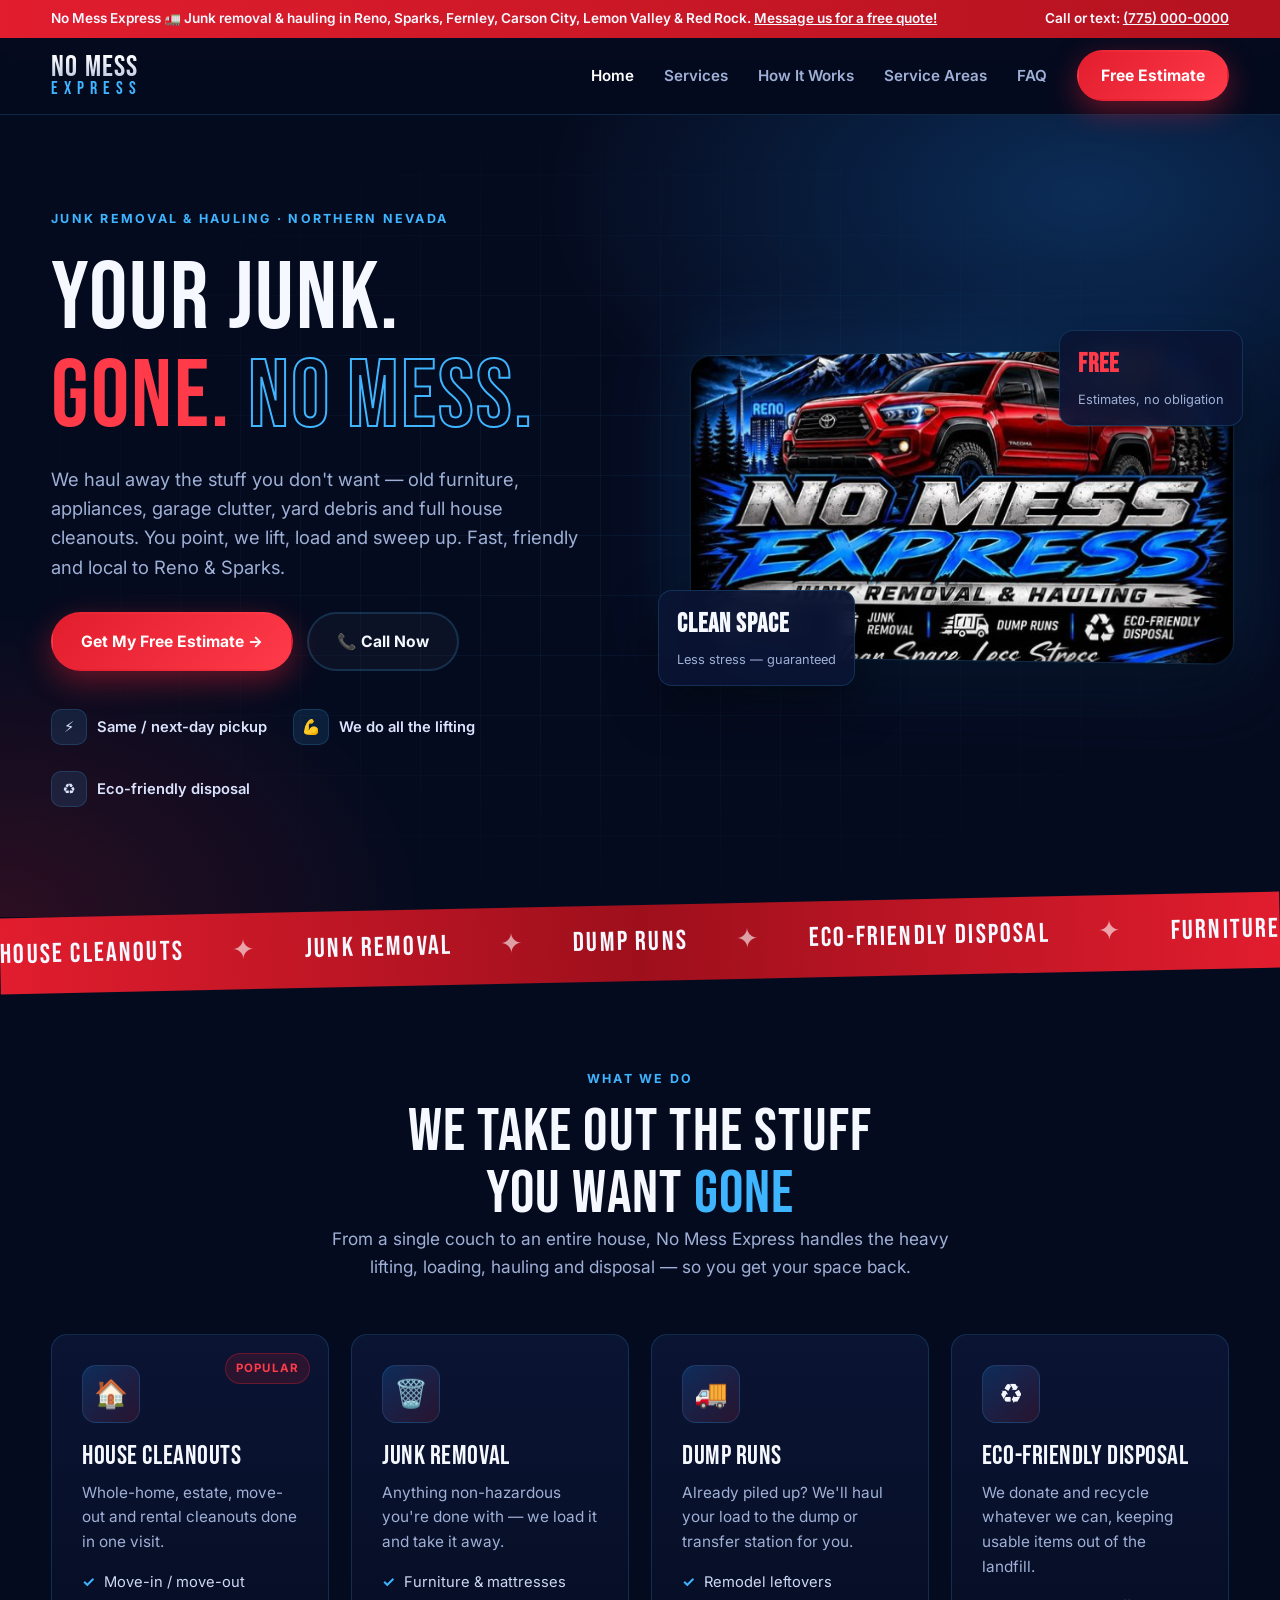
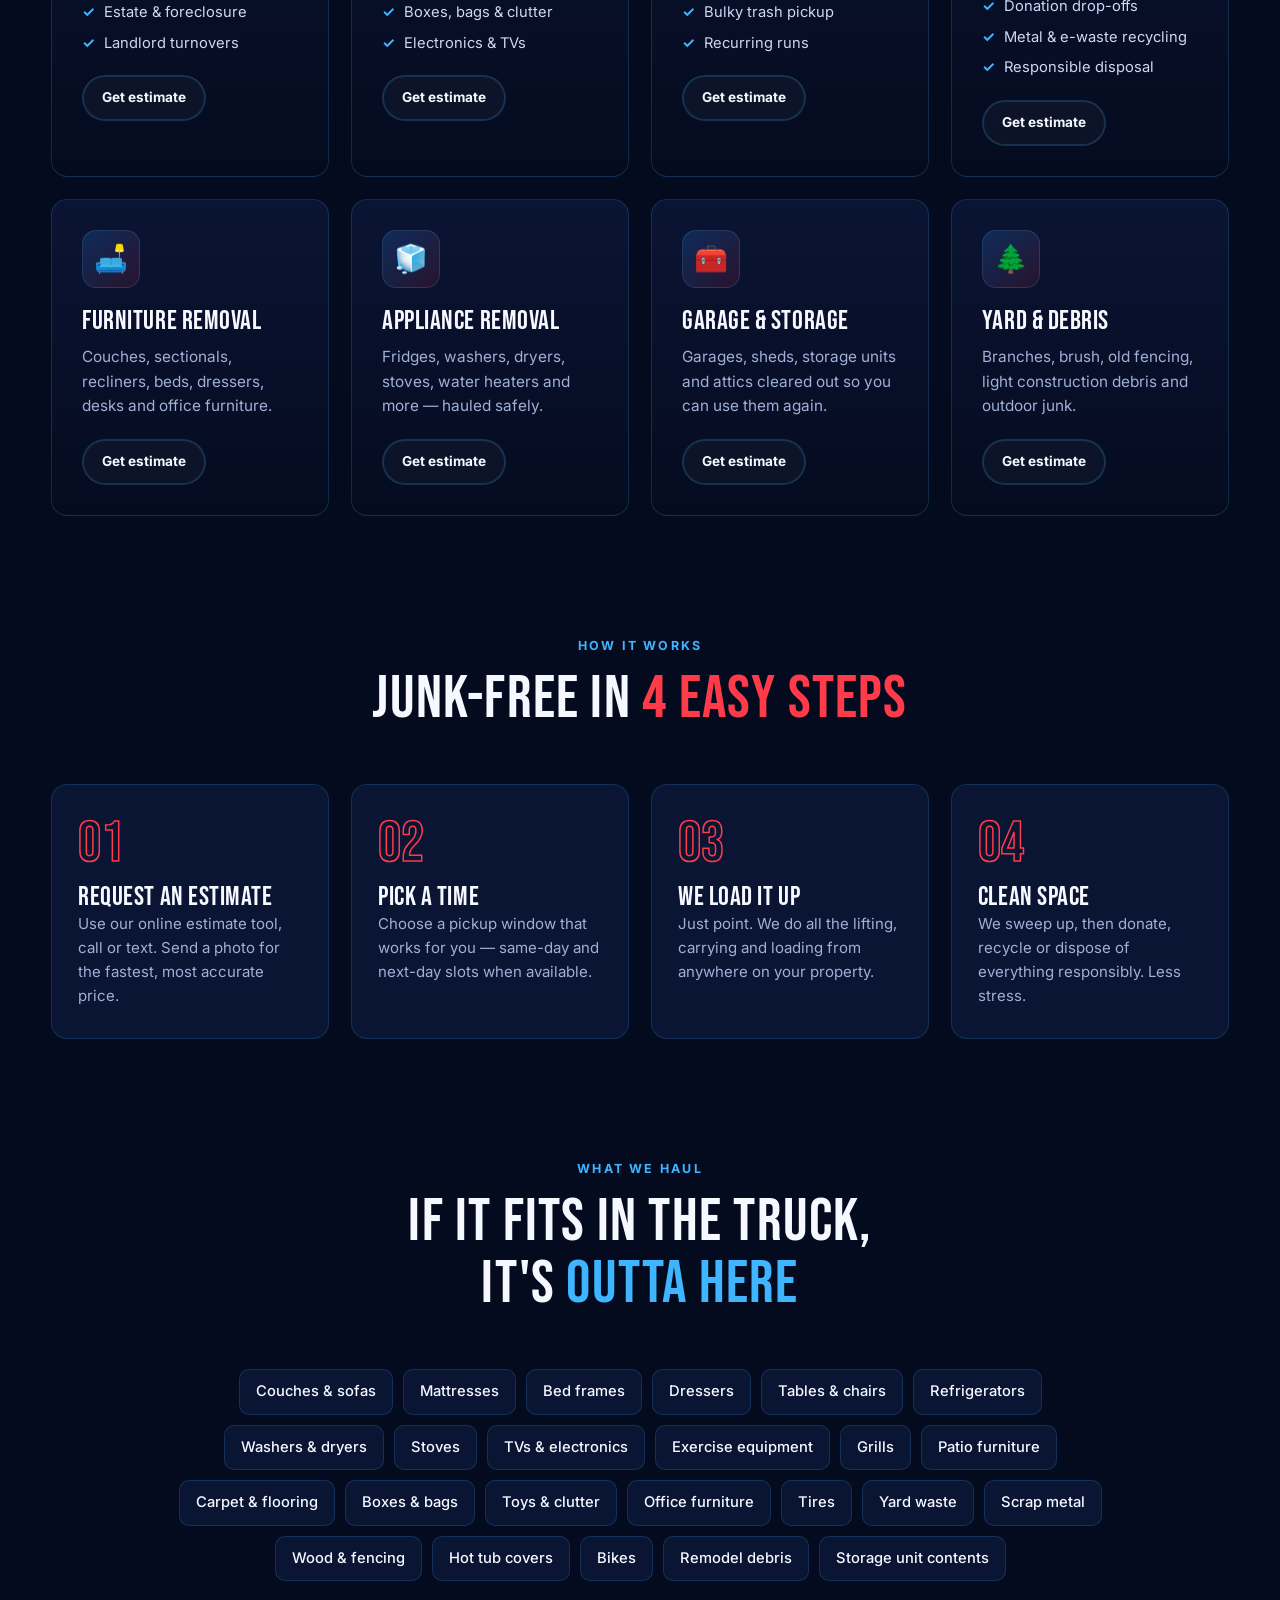
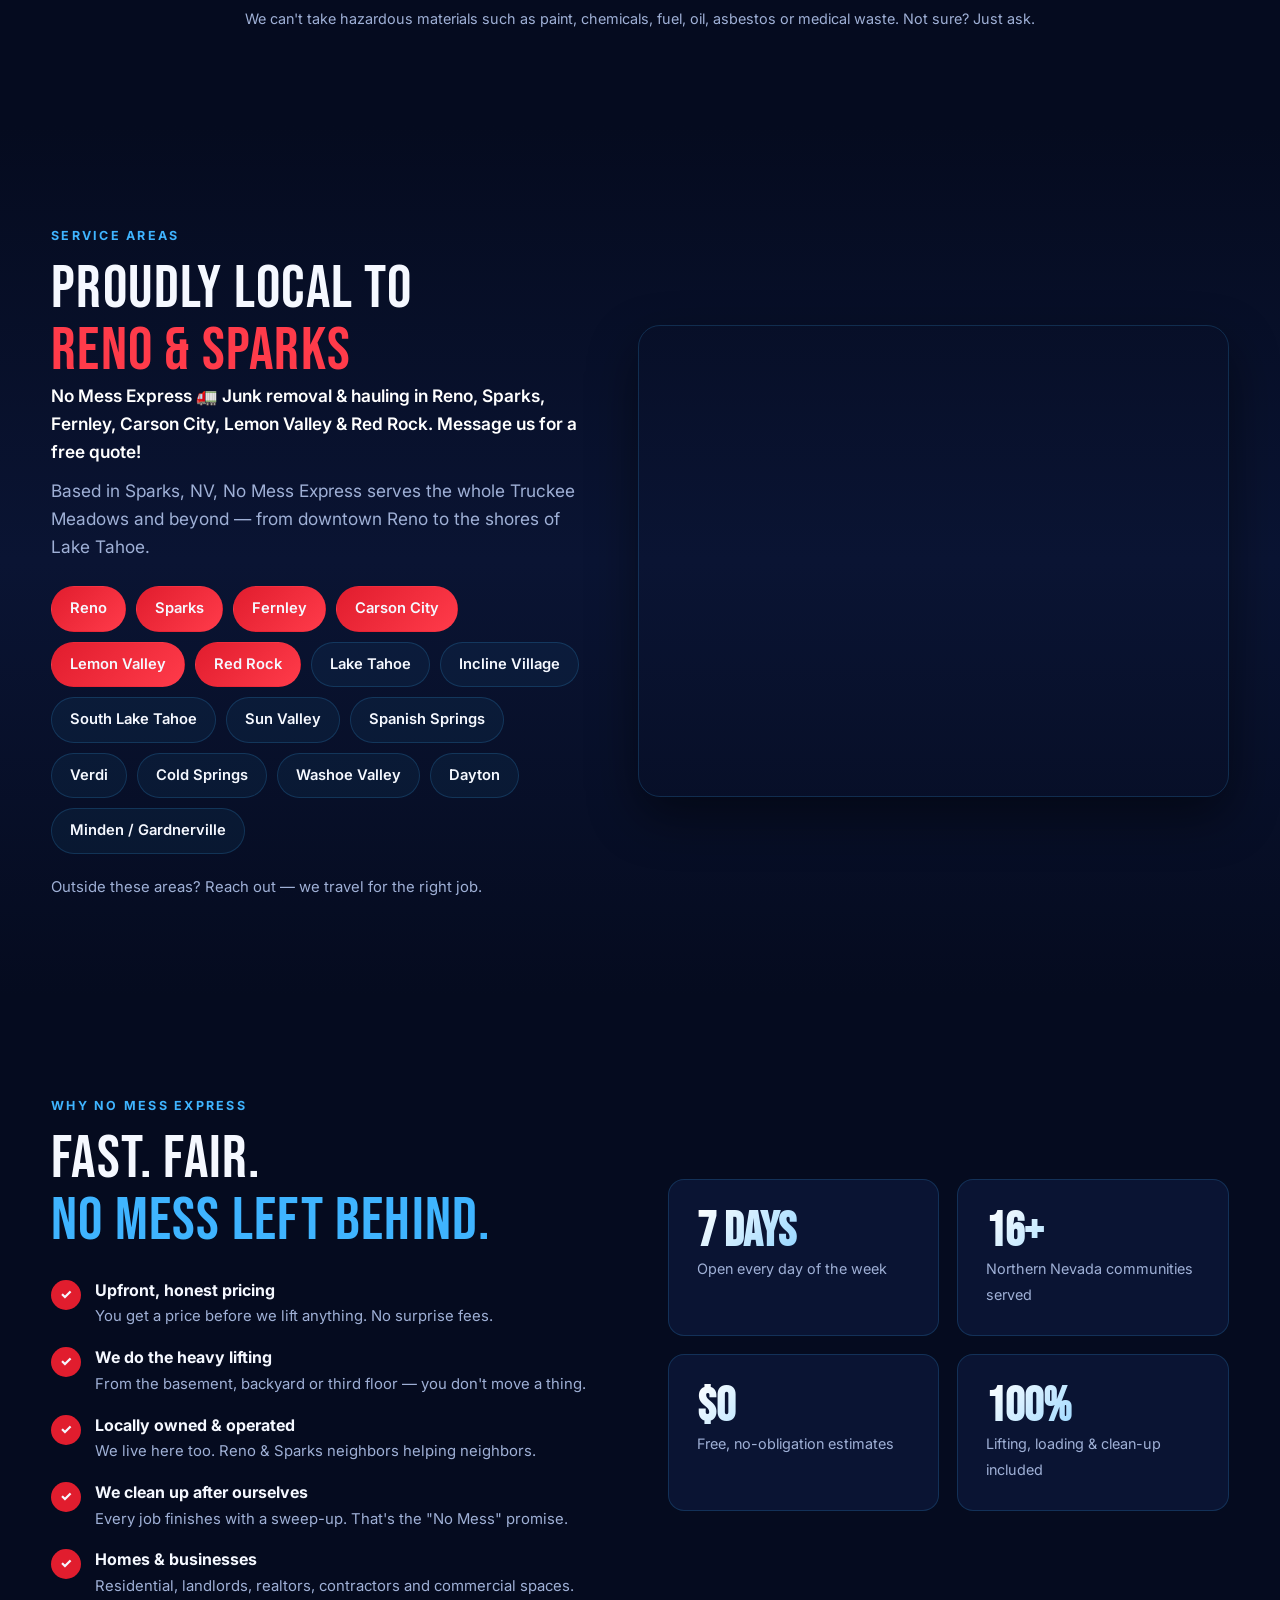
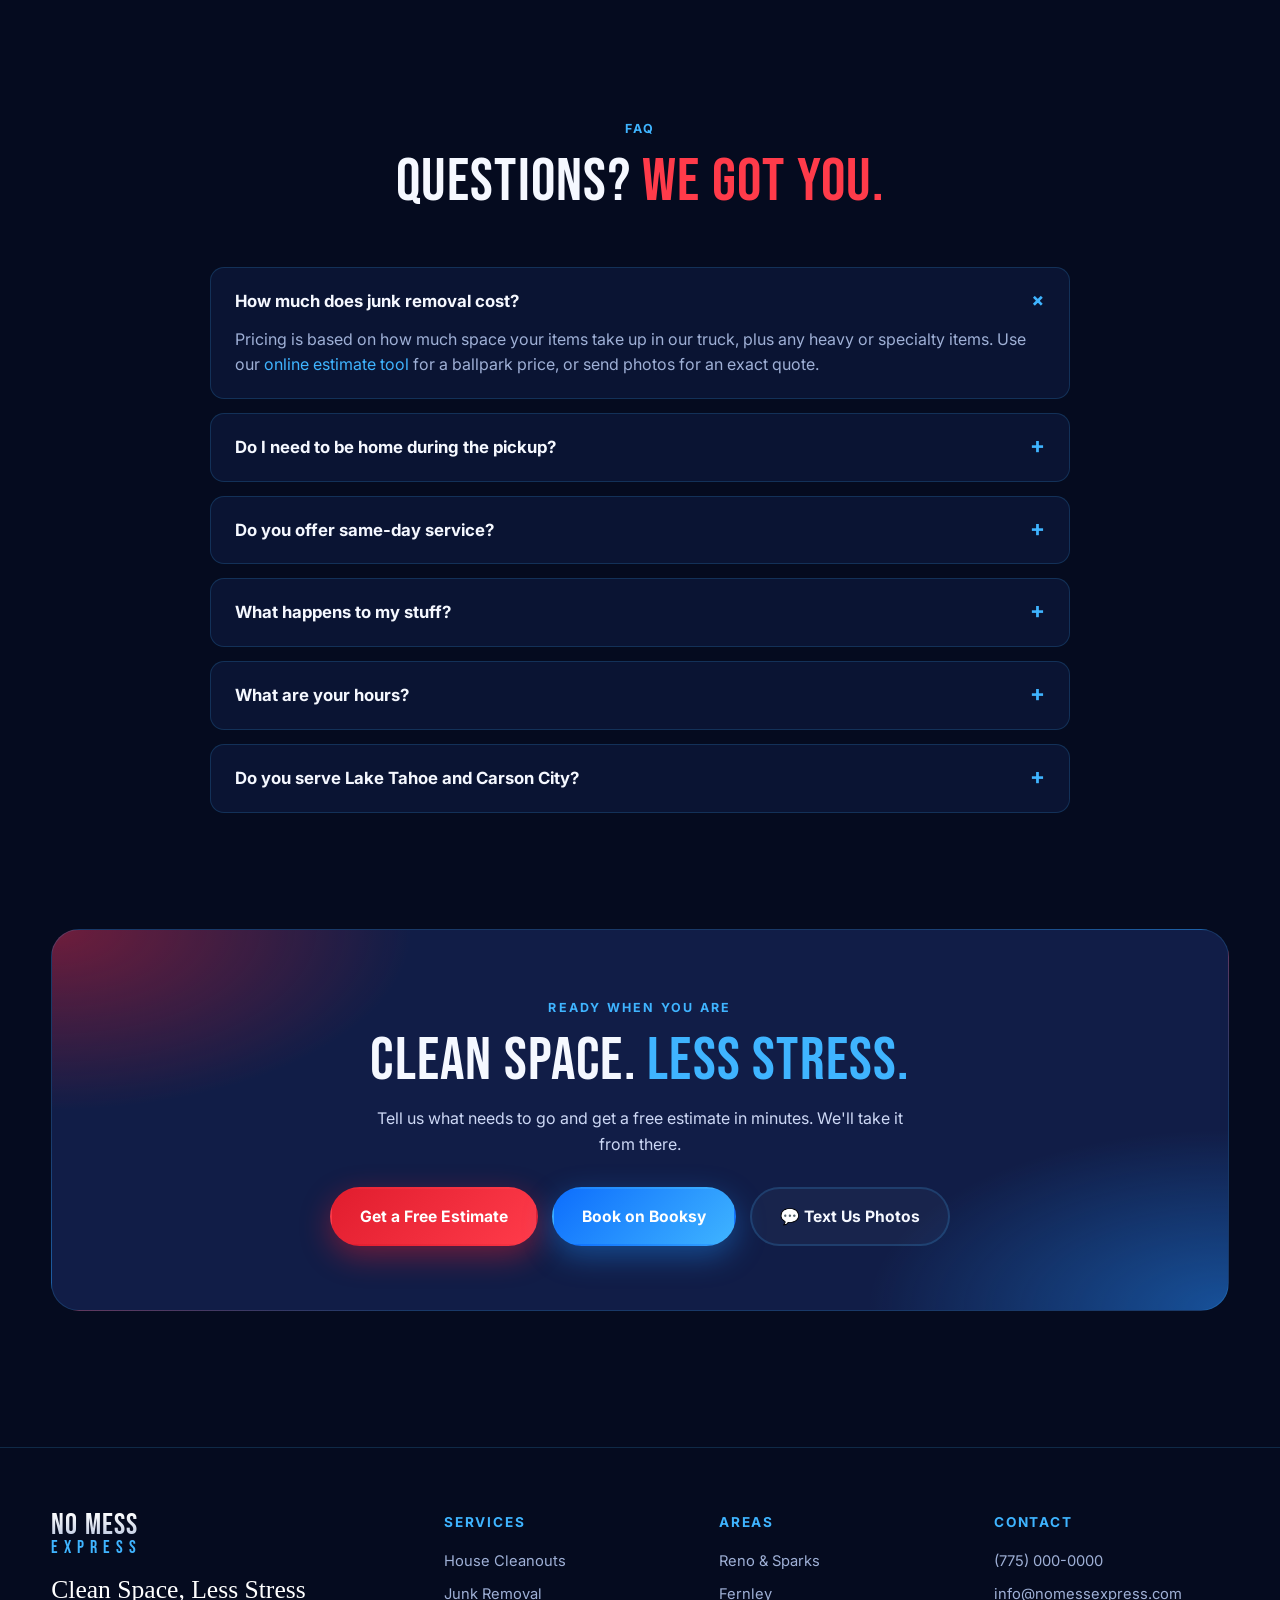
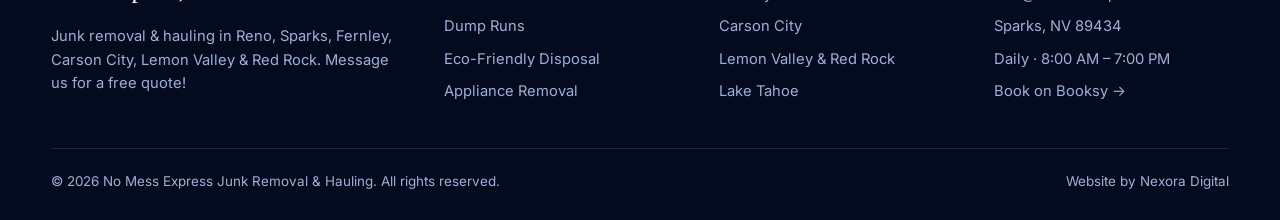
<file: index.html>
<!DOCTYPE html>
<html lang="en">
<head>
<meta charset="UTF-8">
<meta name="viewport" content="width=device-width, initial-scale=1.0">
<title>No Mess Express | Junk Removal & Hauling in Reno, Sparks, Carson City & Lake Tahoe</title>
<meta name="description" content="No Mess Express is a local junk removal and hauling company based in Sparks, NV. House cleanouts, furniture & appliance removal, dump runs and eco-friendly disposal in Reno, Sparks, Fernley, Carson City, Lemon Valley, Red Rock and Lake Tahoe. Message us for a free quote!">
<meta property="og:title" content="No Mess Express — Junk Removal & Hauling">
<meta property="og:description" content="Clean Space. Less Stress. Fast, affordable junk removal across Reno, Sparks, Carson City & Lake Tahoe.">
<meta property="og:image" content="assets/logo-banner.jpg">
<meta name="theme-color" content="#050b1f">
<link rel="icon" href="assets/favicon.svg" type="image/svg+xml">
<link rel="preconnect" href="https://fonts.googleapis.com">
<link rel="preconnect" href="https://fonts.gstatic.com" crossorigin>
<link href="https://fonts.googleapis.com/css2?family=Bebas+Neue&family=Inter:wght@400;500;600;700;800&display=swap" rel="stylesheet">
<link rel="stylesheet" href="styles.css">
<script type="application/ld+json">
{
  "@context":"https://schema.org",
  "@type":"LocalBusiness",
  "name":"No Mess Express Junk Removal & Hauling",
  "image":"assets/logo-banner.jpg",
  "slogan":"Clean Space. Less Stress.",
  "address":{"@type":"PostalAddress","addressLocality":"Sparks","addressRegion":"NV","postalCode":"89434","addressCountry":"US"},
  "areaServed":["Reno NV","Sparks NV","Carson City NV","Lake Tahoe","Sun Valley NV","Spanish Springs NV","Fernley NV","Lemon Valley NV","Red Rock NV","Dayton NV"],
  "openingHours":"Mo-Su 08:00-19:00",
  "priceRange":"$$"
}
</script>
</head>
<body>

<div class="topbar">
  <div class="container">
    <span>No Mess Express 🚛 Junk removal &amp; hauling in Reno, Sparks, Fernley, Carson City, Lemon Valley &amp; Red Rock. <a href="contact.html">Message us for a free quote!</a></span>
    <span>Call or text: <a data-phone="label" href="#">(775) 000-0000</a></span>
  </div>
</div>

<nav class="nav">
  <div class="container">
    <a href="index.html" class="brand" aria-label="No Mess Express home">
      <span class="brand-top">NO MESS</span>
      <span class="brand-bottom">EXPRESS</span>
    </a>
    <button class="burger" aria-label="Menu" aria-expanded="false">☰</button>
    <div class="nav-links">
      <a href="index.html" class="active">Home</a>
      <a href="#services">Services</a>
      <a href="#how">How It Works</a>
      <a href="#areas">Service Areas</a>
      <a href="#faq">FAQ</a>
      <a href="contact.html" class="btn btn-red">Free Estimate</a>
    </div>
  </div>
</nav>

<!-- HERO -->
<header class="hero">
  <div class="container hero-grid">
    <div class="reveal">
      <span class="eyebrow">Junk Removal &amp; Hauling · Northern Nevada</span>
      <h1>Your junk.<br><span class="text-red">Gone.</span> <span class="stroke">No mess.</span></h1>
      <p>We haul away the stuff you don't want — old furniture, appliances, garage clutter, yard debris and full house cleanouts. You point, we lift, load and sweep up. Fast, friendly and local to Reno &amp; Sparks.</p>
      <div class="hero-ctas">
        <a href="contact.html" class="btn btn-red">Get My Free Estimate →</a>
        <a data-phone href="#" class="btn btn-ghost">📞 Call Now</a>
      </div>
      <div class="hero-badges">
        <div><span>⚡</span>Same / next-day pickup</div>
        <div><span>💪</span>We do all the lifting</div>
        <div><span>♻️</span>Eco-friendly disposal</div>
      </div>
    </div>
    <div class="hero-visual reveal">
      <img src="assets/logo-banner.jpg" alt="No Mess Express red Toyota Tacoma loaded with junk in front of the Reno skyline">
      <div class="float-card fc-1"><strong>Clean Space</strong><small>Less stress — guaranteed</small></div>
      <div class="float-card fc-2"><strong>FREE</strong><small>Estimates, no obligation</small></div>
    </div>
  </div>
</header>

<div class="strip" aria-hidden="true">
  <div class="strip-track">
    <span>House Cleanouts</span><span>Junk Removal</span><span>Dump Runs</span><span>Eco-Friendly Disposal</span><span>Furniture Removal</span><span>Appliance Hauling</span><span>Garage Cleanouts</span><span>Yard Debris</span>
    <span>House Cleanouts</span><span>Junk Removal</span><span>Dump Runs</span><span>Eco-Friendly Disposal</span><span>Furniture Removal</span><span>Appliance Hauling</span><span>Garage Cleanouts</span><span>Yard Debris</span>
  </div>
</div>

<!-- SERVICES -->
<section class="section" id="services">
  <div class="container">
    <div class="section-head center reveal">
      <span class="eyebrow">What We Do</span>
      <h2>We take out the stuff<br>you want <span class="text-blue">gone</span></h2>
      <p class="lead">From a single couch to an entire house, No Mess Express handles the heavy lifting, loading, hauling and disposal — so you get your space back.</p>
    </div>
    <div class="grid-4">
      <div class="card reveal"><span class="tag">Popular</span><div class="icon">🏠</div><h3>House Cleanouts</h3><p>Whole-home, estate, move-out and rental cleanouts done in one visit.</p><ul><li>Move-in / move-out</li><li>Estate &amp; foreclosure</li><li>Landlord turnovers</li></ul><a class="btn btn-ghost" style="margin-top:20px;padding:10px 18px;font-size:.85rem" href="contact.html?service=House%20Cleanout">Get estimate</a></div>
      <div class="card reveal"><div class="icon">🗑️</div><h3>Junk Removal</h3><p>Anything non-hazardous you're done with — we load it and take it away.</p><ul><li>Furniture &amp; mattresses</li><li>Boxes, bags &amp; clutter</li><li>Electronics &amp; TVs</li></ul><a class="btn btn-ghost" style="margin-top:20px;padding:10px 18px;font-size:.85rem" href="contact.html?service=Junk%20Removal">Get estimate</a></div>
      <div class="card reveal"><div class="icon">🚚</div><h3>Dump Runs</h3><p>Already piled up? We'll haul your load to the dump or transfer station for you.</p><ul><li>Remodel leftovers</li><li>Bulky trash pickup</li><li>Recurring runs</li></ul><a class="btn btn-ghost" style="margin-top:20px;padding:10px 18px;font-size:.85rem" href="contact.html?service=Dump%20Run">Get estimate</a></div>
      <div class="card reveal"><div class="icon">♻️</div><h3>Eco-Friendly Disposal</h3><p>We donate and recycle whatever we can, keeping usable items out of the landfill.</p><ul><li>Donation drop-offs</li><li>Metal &amp; e-waste recycling</li><li>Responsible disposal</li></ul><a class="btn btn-ghost" style="margin-top:20px;padding:10px 18px;font-size:.85rem" href="contact.html?service=Junk%20Removal">Get estimate</a></div>
      <div class="card reveal"><div class="icon">🛋️</div><h3>Furniture Removal</h3><p>Couches, sectionals, recliners, beds, dressers, desks and office furniture.</p><a class="btn btn-ghost" style="margin-top:20px;padding:10px 18px;font-size:.85rem" href="contact.html?service=Furniture%20Removal">Get estimate</a></div>
      <div class="card reveal"><div class="icon">🧊</div><h3>Appliance Removal</h3><p>Fridges, washers, dryers, stoves, water heaters and more — hauled safely.</p><a class="btn btn-ghost" style="margin-top:20px;padding:10px 18px;font-size:.85rem" href="contact.html?service=Appliance%20Removal">Get estimate</a></div>
      <div class="card reveal"><div class="icon">🧰</div><h3>Garage &amp; Storage</h3><p>Garages, sheds, storage units and attics cleared out so you can use them again.</p><a class="btn btn-ghost" style="margin-top:20px;padding:10px 18px;font-size:.85rem" href="contact.html?service=Garage%20%2F%20Storage%20Cleanout">Get estimate</a></div>
      <div class="card reveal"><div class="icon">🌲</div><h3>Yard &amp; Debris</h3><p>Branches, brush, old fencing, light construction debris and outdoor junk.</p><a class="btn btn-ghost" style="margin-top:20px;padding:10px 18px;font-size:.85rem" href="contact.html?service=Yard%20%2F%20Debris%20Removal">Get estimate</a></div>
    </div>
  </div>
</section>

<!-- HOW IT WORKS -->
<section class="section" id="how" style="padding-top:20px">
  <div class="container">
    <div class="section-head center reveal">
      <span class="eyebrow">How It Works</span>
      <h2>Junk-free in <span class="text-red">4 easy steps</span></h2>
    </div>
    <div class="steps">
      <div class="step reveal"><h3>Request an Estimate</h3><p>Use our online estimate tool, call or text. Send a photo for the fastest, most accurate price.</p></div>
      <div class="step reveal"><h3>Pick a Time</h3><p>Choose a pickup window that works for you — same-day and next-day slots when available.</p></div>
      <div class="step reveal"><h3>We Load It Up</h3><p>Just point. We do all the lifting, carrying and loading from anywhere on your property.</p></div>
      <div class="step reveal"><h3>Clean Space</h3><p>We sweep up, then donate, recycle or dispose of everything responsibly. Less stress.</p></div>
    </div>
  </div>
</section>

<!-- WHAT WE TAKE -->
<section class="section" style="padding-top:20px">
  <div class="container">
    <div class="section-head center reveal">
      <span class="eyebrow">What We Haul</span>
      <h2>If it fits in the truck,<br>it's <span class="text-blue">outta here</span></h2>
    </div>
    <div class="chips reveal">
      <span>Couches &amp; sofas</span><span>Mattresses</span><span>Bed frames</span><span>Dressers</span><span>Tables &amp; chairs</span><span>Refrigerators</span><span>Washers &amp; dryers</span><span>Stoves</span><span>TVs &amp; electronics</span><span>Exercise equipment</span><span>Grills</span><span>Patio furniture</span><span>Carpet &amp; flooring</span><span>Boxes &amp; bags</span><span>Toys &amp; clutter</span><span>Office furniture</span><span>Tires</span><span>Yard waste</span><span>Scrap metal</span><span>Wood &amp; fencing</span><span>Hot tub covers</span><span>Bikes</span><span>Remodel debris</span><span>Storage unit contents</span>
    </div>
    <p class="no-take reveal">We can't take hazardous materials such as paint, chemicals, fuel, oil, asbestos or medical waste. Not sure? Just ask.</p>
  </div>
</section>

<!-- AREAS -->
<section class="section areas" id="areas">
  <div class="container area-wrap">
    <div class="reveal">
      <span class="eyebrow">Service Areas</span>
      <h2>Proudly local to<br><span class="text-red">Reno &amp; Sparks</span></h2>
      <p class="lead" style="color:#fff;font-weight:600;margin-bottom:12px">No Mess Express 🚛 Junk removal &amp; hauling in Reno, Sparks, Fernley, Carson City, Lemon Valley &amp; Red Rock. Message us for a free quote!</p>
      <p class="lead">Based in Sparks, NV, No Mess Express serves the whole Truckee Meadows and beyond — from downtown Reno to the shores of Lake Tahoe.</p>
      <div class="area-list">
        <span class="main">Reno</span><span class="main">Sparks</span><span class="main">Fernley</span><span class="main">Carson City</span><span class="main">Lemon Valley</span><span class="main">Red Rock</span><span>Lake Tahoe</span><span>Incline Village</span><span>South Lake Tahoe</span><span>Sun Valley</span><span>Spanish Springs</span><span>Verdi</span><span>Cold Springs</span><span>Washoe Valley</span><span>Dayton</span><span>Minden / Gardnerville</span>
      </div>
      <p style="margin-top:22px;color:var(--muted);font-size:.93rem">Outside these areas? Reach out — we travel for the right job.</p>
    </div>
    <div class="map-card reveal">
      <iframe title="No Mess Express service area map" loading="lazy" src="https://www.google.com/maps?q=Sparks,+NV&z=9&output=embed"></iframe>
    </div>
  </div>
</section>

<!-- WHY US -->
<section class="section">
  <div class="container why-grid">
    <div class="reveal">
      <span class="eyebrow">Why No Mess Express</span>
      <h2>Fast. Fair.<br><span class="text-blue">No mess left behind.</span></h2>
      <ul class="checklist">
        <li><i>✓</i><div><b>Upfront, honest pricing</b><small>You get a price before we lift anything. No surprise fees.</small></div></li>
        <li><i>✓</i><div><b>We do the heavy lifting</b><small>From the basement, backyard or third floor — you don't move a thing.</small></div></li>
        <li><i>✓</i><div><b>Locally owned &amp; operated</b><small>We live here too. Reno &amp; Sparks neighbors helping neighbors.</small></div></li>
        <li><i>✓</i><div><b>We clean up after ourselves</b><small>Every job finishes with a sweep-up. That's the "No Mess" promise.</small></div></li>
        <li><i>✓</i><div><b>Homes &amp; businesses</b><small>Residential, landlords, realtors, contractors and commercial spaces.</small></div></li>
      </ul>
    </div>
    <div class="stats reveal">
      <div class="stat"><strong data-count="7" data-suffix=" days">0</strong><span>Open every day of the week</span></div>
      <div class="stat"><strong data-count="16" data-suffix="+">0</strong><span>Northern Nevada communities served</span></div>
      <div class="stat"><strong>$0</strong><span>Free, no-obligation estimates</span></div>
      <div class="stat"><strong>100%</strong><span>Lifting, loading &amp; clean-up included</span></div>
    </div>
  </div>
</section>

<!-- FAQ -->
<section class="section" id="faq" style="padding-top:20px">
  <div class="container">
    <div class="section-head center reveal">
      <span class="eyebrow">FAQ</span>
      <h2>Questions? <span class="text-red">We got you.</span></h2>
    </div>
    <div class="faq reveal">
      <details open><summary>How much does junk removal cost?</summary><p>Pricing is based on how much space your items take up in our truck, plus any heavy or specialty items. Use our <a href="contact.html" class="text-blue">online estimate tool</a> for a ballpark price, or send photos for an exact quote.</p></details>
      <details><summary>Do I need to be home during the pickup?</summary><p>Not always. If items are outside or accessible, we can do a contactless pickup — just let us know where everything is and pay online.</p></details>
      <details><summary>Do you offer same-day service?</summary><p>Yes, when our schedule allows. Call or text early in the day for the best chance at a same-day pickup.</p></details>
      <details><summary>What happens to my stuff?</summary><p>We sort every load. Usable items get donated, metals and electronics get recycled, and the rest is disposed of properly at licensed facilities.</p></details>
      <details><summary>What are your hours?</summary><p>We work every day, generally 8:00 AM – 7:00 PM. Book online through Booksy or contact us to schedule.</p></details>
      <details><summary>Do you serve Lake Tahoe and Carson City?</summary><p>Absolutely. We regularly serve Carson City, Incline Village, South Lake Tahoe and surrounding areas. A small travel fee may apply outside Reno/Sparks.</p></details>
    </div>
  </div>
</section>

<!-- CTA -->
<section class="section" style="padding-top:20px">
  <div class="container">
    <div class="cta reveal">
      <span class="eyebrow">Ready when you are</span>
      <h2>Clean space. <span class="text-blue">Less stress.</span></h2>
      <p>Tell us what needs to go and get a free estimate in minutes. We'll take it from there.</p>
      <div class="hero-ctas">
        <a href="contact.html" class="btn btn-red">Get a Free Estimate</a>
        <a data-booksy href="#" class="btn btn-blue">Book on Booksy</a>
        <a data-sms href="#" class="btn btn-ghost">💬 Text Us Photos</a>
      </div>
    </div>
  </div>
</section>

<footer>
  <div class="container">
    <div class="foot-grid">
      <div>
        <a href="index.html" class="brand"><span class="brand-top">NO MESS</span><span class="brand-bottom">EXPRESS</span></a>
        <p class="tagline">Clean Space, Less Stress</p>
        <p>Junk removal &amp; hauling in Reno, Sparks, Fernley, Carson City, Lemon Valley &amp; Red Rock. Message us for a free quote!</p>
      </div>
      <div>
        <h4>Services</h4>
        <ul><li><a href="#services">House Cleanouts</a></li><li><a href="#services">Junk Removal</a></li><li><a href="#services">Dump Runs</a></li><li><a href="#services">Eco-Friendly Disposal</a></li><li><a href="#services">Appliance Removal</a></li></ul>
      </div>
      <div>
        <h4>Areas</h4>
        <ul><li>Reno &amp; Sparks</li><li>Fernley</li><li>Carson City</li><li>Lemon Valley &amp; Red Rock</li><li>Lake Tahoe</li></ul>
      </div>
      <div>
        <h4>Contact</h4>
        <ul>
          <li><a data-phone="label" href="#">(775) 000-0000</a></li>
          <li><a data-email="label" href="#">info@nomessexpress.com</a></li>
          <li>Sparks, NV 89434</li>
          <li>Daily · 8:00 AM – 7:00 PM</li>
          <li><a data-booksy href="#">Book on Booksy →</a></li>
        </ul>
      </div>
    </div>
    <div class="copy"><span>© <span data-year></span> No Mess Express Junk Removal &amp; Hauling. All rights reserved.</span><span>Website by <a href="https://www.nexoradigital.live" target="_blank" rel="noopener">Nexora Digital</a></span></div>
  </div>
</footer>

<div class="mobile-bar"><a data-phone href="#">📞 Call</a><a href="contact.html">Free Estimate</a></div>

<script src="script.js"></script>
</body>
</html>
</file>
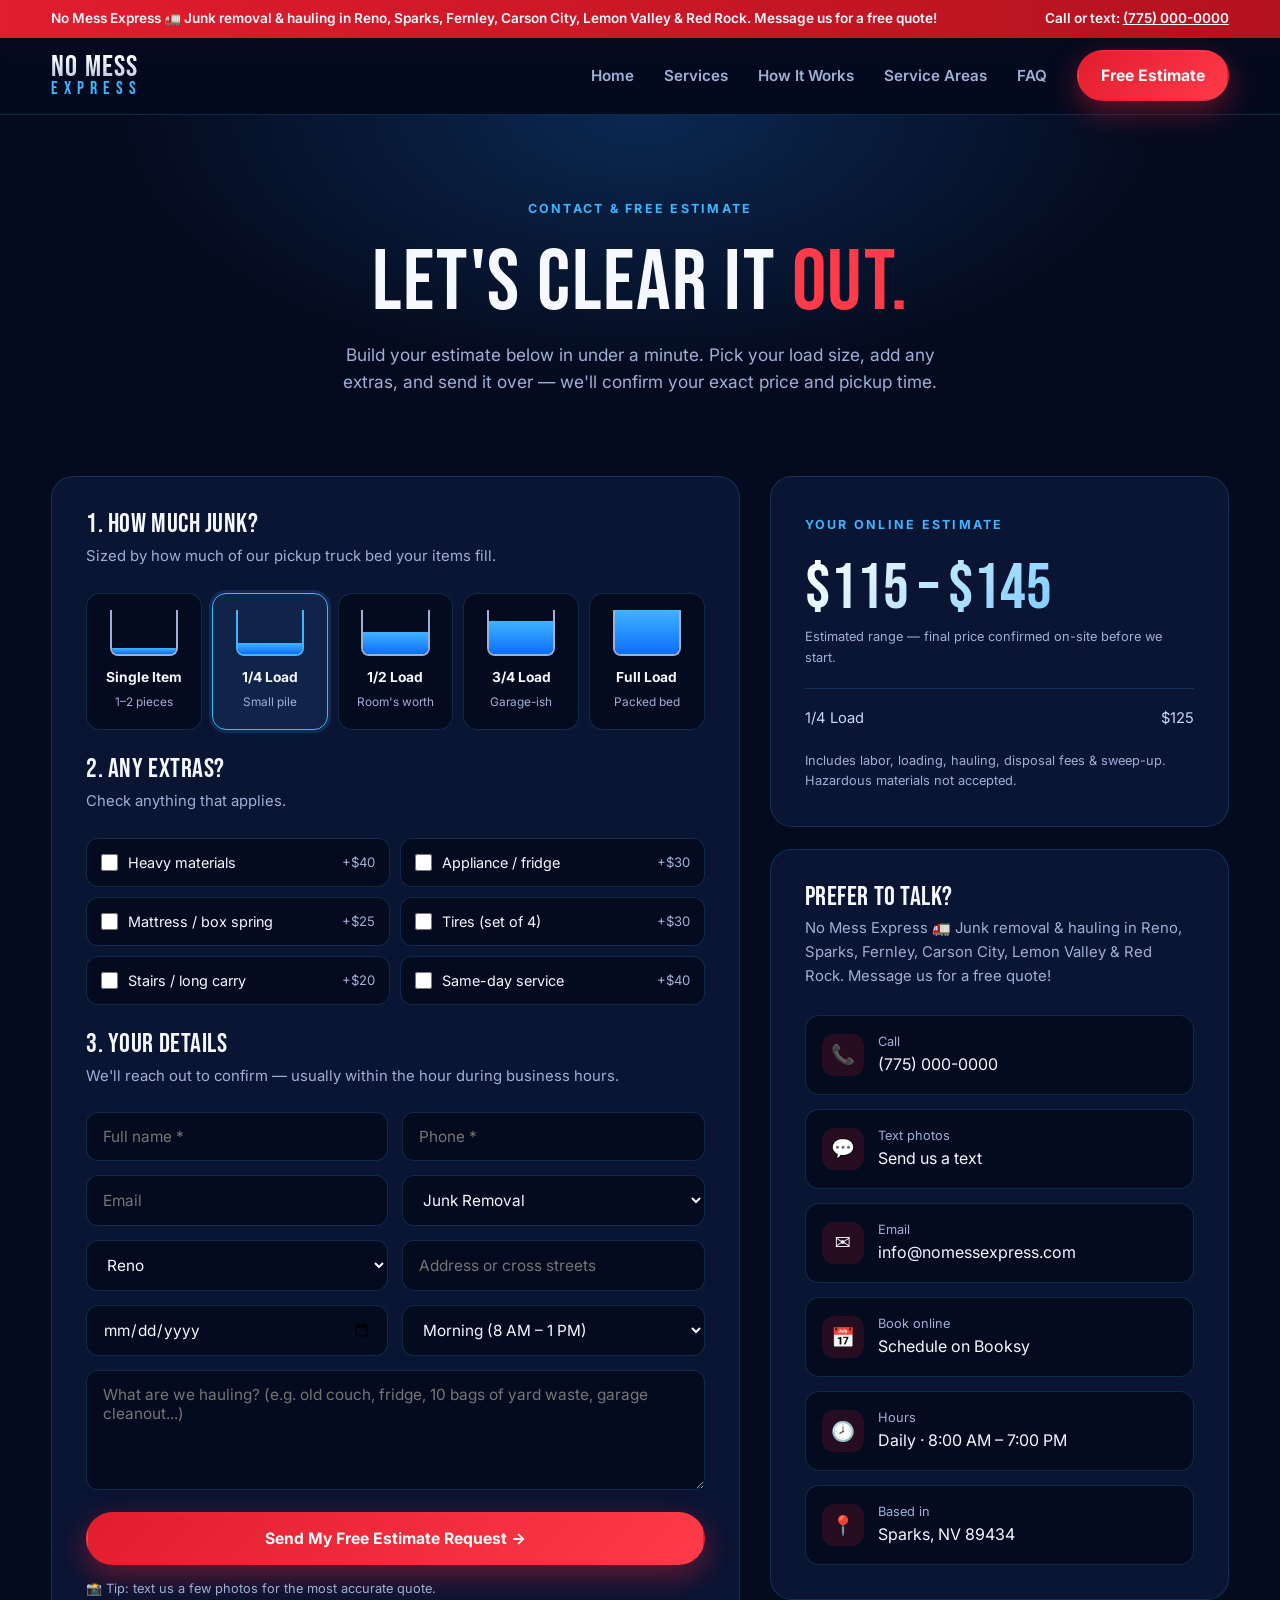
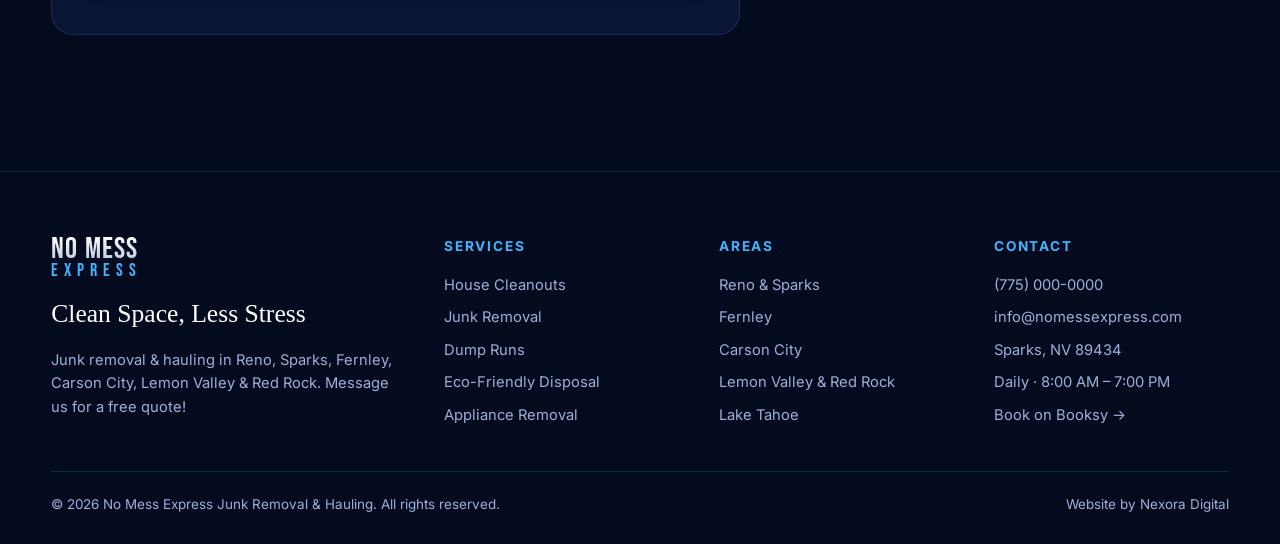
<file: contact.html>
<!DOCTYPE html>
<html lang="en">
<head>
<meta charset="UTF-8">
<meta name="viewport" content="width=device-width, initial-scale=1.0">
<title>Free Estimate & Contact | No Mess Express Junk Removal — Reno & Sparks</title>
<meta name="description" content="Get a free junk removal estimate from No Mess Express. Serving Reno, Sparks, Fernley, Carson City, Lemon Valley, Red Rock and Lake Tahoe. Message us for a free quote!">
<meta name="theme-color" content="#050b1f">
<link rel="icon" href="assets/favicon.svg" type="image/svg+xml">
<link rel="preconnect" href="https://fonts.googleapis.com">
<link rel="preconnect" href="https://fonts.gstatic.com" crossorigin>
<link href="https://fonts.googleapis.com/css2?family=Bebas+Neue&family=Inter:wght@400;500;600;700;800&display=swap" rel="stylesheet">
<link rel="stylesheet" href="styles.css">
</head>
<body>

<div class="topbar">
  <div class="container">
    <span>No Mess Express 🚛 Junk removal &amp; hauling in Reno, Sparks, Fernley, Carson City, Lemon Valley &amp; Red Rock. Message us for a free quote!</span>
    <span>Call or text: <a data-phone="label" href="#">(775) 000-0000</a></span>
  </div>
</div>

<nav class="nav">
  <div class="container">
    <a href="index.html" class="brand" aria-label="No Mess Express home">
      <span class="brand-top">NO MESS</span>
      <span class="brand-bottom">EXPRESS</span>
    </a>
    <button class="burger" aria-label="Menu" aria-expanded="false">☰</button>
    <div class="nav-links">
      <a href="index.html">Home</a>
      <a href="index.html#services">Services</a>
      <a href="index.html#how">How It Works</a>
      <a href="index.html#areas">Service Areas</a>
      <a href="index.html#faq">FAQ</a>
      <a href="contact.html" class="btn btn-red">Free Estimate</a>
    </div>
  </div>
</nav>

<header class="page-hero">
  <div class="container reveal">
    <span class="eyebrow">Contact &amp; Free Estimate</span>
    <h1>Let's clear it <span class="text-red">out.</span></h1>
    <p class="lead" style="margin:0 auto">Build your estimate below in under a minute. Pick your load size, add any extras, and send it over — we'll confirm your exact price and pickup time.</p>
  </div>
</header>

<section class="section" style="padding-top:20px">
  <div class="container estimate-wrap">

    <form class="panel reveal" id="estimate-form" novalidate>
      <h3>1. How much junk?</h3>
      <p class="sub">Sized by how much of our pickup truck bed your items fill.</p>
      <div class="loads">
        <label class="load"><input type="radio" name="load" value="min"><div class="bar" style="--fill:12%"></div><b>Single Item</b><small>1–2 pieces</small></label>
        <label class="load"><input type="radio" name="load" value="quarter" checked><div class="bar" style="--fill:25%"></div><b>1/4 Load</b><small>Small pile</small></label>
        <label class="load"><input type="radio" name="load" value="half"><div class="bar" style="--fill:50%"></div><b>1/2 Load</b><small>Room's worth</small></label>
        <label class="load"><input type="radio" name="load" value="three"><div class="bar" style="--fill:75%"></div><b>3/4 Load</b><small>Garage-ish</small></label>
        <label class="load"><input type="radio" name="load" value="full"><div class="bar" style="--fill:100%"></div><b>Full Load</b><small>Packed bed</small></label>
      </div>

      <h3>2. Any extras?</h3>
      <p class="sub">Check anything that applies.</p>
      <div class="extras">
        <label class="extra"><input type="checkbox" name="extra" value="heavy">Heavy materials<em>+$40</em></label>
        <label class="extra"><input type="checkbox" name="extra" value="appliance">Appliance / fridge<em>+$30</em></label>
        <label class="extra"><input type="checkbox" name="extra" value="mattress">Mattress / box spring<em>+$25</em></label>
        <label class="extra"><input type="checkbox" name="extra" value="tires">Tires (set of 4)<em>+$30</em></label>
        <label class="extra"><input type="checkbox" name="extra" value="stairs">Stairs / long carry<em>+$20</em></label>
        <label class="extra"><input type="checkbox" name="extra" value="sameday">Same-day service<em>+$40</em></label>
      </div>

      <h3>3. Your details</h3>
      <p class="sub">We'll reach out to confirm — usually within the hour during business hours.</p>
      <div class="form-grid">
        <input class="input" name="name" placeholder="Full name *" required>
        <input class="input" name="phone" type="tel" placeholder="Phone *" required>
        <input class="input" name="email" type="email" placeholder="Email">
        <select class="input" name="service" id="service" required>
          <option>Junk Removal</option>
          <option>House Cleanout</option>
          <option>Dump Run</option>
          <option>Furniture Removal</option>
          <option>Appliance Removal</option>
          <option>Garage / Storage Cleanout</option>
          <option>Yard / Debris Removal</option>
          <option>Commercial / Business</option>
          <option>Other</option>
        </select>
        <select class="input" name="area" id="area" required></select>
        <input class="input" name="address" placeholder="Address or cross streets">
        <input class="input" name="date" type="date" aria-label="Preferred date">
        <select class="input" name="time" aria-label="Preferred time">
          <option>Morning (8 AM – 1 PM)</option>
          <option>Afternoon (2 PM – 7 PM)</option>
          <option>Flexible / anytime</option>
        </select>
        <textarea class="input full" name="details" placeholder="What are we hauling? (e.g. old couch, fridge, 10 bags of yard waste, garage cleanout...)"></textarea>
      </div>
      <button class="btn btn-red" type="submit" style="margin-top:22px;width:100%;justify-content:center">Send My Free Estimate Request →</button>
      <p class="fine">📸 Tip: text us a few photos for the most accurate quote.</p>
      <div class="success" id="form-success">✅ Thanks! Your estimate request is ready to send. We'll get back to you shortly to confirm your price and pickup time.</div>
    </form>

    <aside class="quote-box">
      <div class="panel reveal">
        <span class="eyebrow">Your online estimate</span>
        <div class="quote-total" id="quote-total">$0</div>
        <p class="fine" style="margin-top:0">Estimated range — final price confirmed on-site before we start.</p>
        <ul class="quote-lines" id="quote-lines"></ul>
        <p class="fine">Includes labor, loading, hauling, disposal fees &amp; sweep-up. Hazardous materials not accepted.</p>
      </div>

      <div class="panel reveal" style="margin-top:22px">
        <h3>Prefer to talk?</h3>
        <p class="sub" style="margin-bottom:0">No Mess Express 🚛 Junk removal &amp; hauling in Reno, Sparks, Fernley, Carson City, Lemon Valley &amp; Red Rock. Message us for a free quote!</p>
        <ul class="contact-list">
          <li><span>📞</span><div><small>Call</small><a data-phone="label" href="#">(775) 000-0000</a></div></li>
          <li><span>💬</span><div><small>Text photos</small><a data-sms href="#">Send us a text</a></div></li>
          <li><span>✉️</span><div><small>Email</small><a data-email="label" href="#">info@nomessexpress.com</a></div></li>
          <li><span>📅</span><div><small>Book online</small><a data-booksy href="#">Schedule on Booksy</a></div></li>
          <li><span>🕗</span><div><small>Hours</small>Daily · 8:00 AM – 7:00 PM</div></li>
          <li><span>📍</span><div><small>Based in</small>Sparks, NV 89434</div></li>
        </ul>
      </div>
    </aside>

  </div>
</section>

<footer>
  <div class="container">
    <div class="foot-grid">
      <div>
        <a href="index.html" class="brand"><span class="brand-top">NO MESS</span><span class="brand-bottom">EXPRESS</span></a>
        <p class="tagline">Clean Space, Less Stress</p>
        <p>Junk removal &amp; hauling in Reno, Sparks, Fernley, Carson City, Lemon Valley &amp; Red Rock. Message us for a free quote!</p>
      </div>
      <div>
        <h4>Services</h4>
        <ul><li><a href="index.html#services">House Cleanouts</a></li><li><a href="index.html#services">Junk Removal</a></li><li><a href="index.html#services">Dump Runs</a></li><li><a href="index.html#services">Eco-Friendly Disposal</a></li><li><a href="index.html#services">Appliance Removal</a></li></ul>
      </div>
      <div>
        <h4>Areas</h4>
        <ul><li>Reno &amp; Sparks</li><li>Fernley</li><li>Carson City</li><li>Lemon Valley &amp; Red Rock</li><li>Lake Tahoe</li></ul>
      </div>
      <div>
        <h4>Contact</h4>
        <ul>
          <li><a data-phone="label" href="#">(775) 000-0000</a></li>
          <li><a data-email="label" href="#">info@nomessexpress.com</a></li>
          <li>Sparks, NV 89434</li>
          <li>Daily · 8:00 AM – 7:00 PM</li>
          <li><a data-booksy href="#">Book on Booksy →</a></li>
        </ul>
      </div>
    </div>
    <div class="copy"><span>© <span data-year></span> No Mess Express Junk Removal &amp; Hauling. All rights reserved.</span><span>Website by <a href="https://www.nexoradigital.live" target="_blank" rel="noopener">Nexora Digital</a></span></div>
  </div>
</footer>

<div class="mobile-bar"><a data-phone href="#">📞 Call</a><a data-sms href="#">💬 Text Us</a></div>

<script src="script.js"></script>
</body>
</html>
</file>
<file: styles.css>
:root{
  --navy:#050b1f;
  --navy-2:#0a1433;
  --navy-3:#111d47;
  --blue:#1e90ff;
  --blue-2:#3fb4ff;
  --red:#e11d2e;
  --red-2:#ff3b4a;
  --white:#f5f8ff;
  --muted:#9fb0d6;
  --line:rgba(63,180,255,.18);
  --radius:16px;
  --shadow:0 20px 50px rgba(0,0,0,.45);
  --font-display:'Bebas Neue',Impact,sans-serif;
  --font-body:'Inter',system-ui,-apple-system,Segoe UI,Roboto,sans-serif;
}
*{box-sizing:border-box;margin:0;padding:0}
html{scroll-behavior:smooth}
body{font-family:var(--font-body);background:var(--navy);color:var(--white);line-height:1.6;overflow-x:hidden}
img{max-width:100%;display:block}
a{color:inherit;text-decoration:none}
.container{width:min(1180px,92%);margin:0 auto}
.section{padding:96px 0;position:relative}
.eyebrow{display:inline-block;font-weight:700;font-size:.78rem;letter-spacing:.18em;text-transform:uppercase;color:var(--blue-2);margin-bottom:12px}
h1,h2,h3{font-family:var(--font-display);letter-spacing:.02em;line-height:1.02;font-weight:400}
h2{font-size:clamp(2.4rem,5vw,3.8rem)}
h3{font-size:1.7rem}
.lead{color:var(--muted);font-size:1.08rem;max-width:640px}
.center{text-align:center}.center .lead{margin:0 auto}
.text-red{color:var(--red-2)}.text-blue{color:var(--blue-2)}

/* Buttons */
.btn{display:inline-flex;align-items:center;gap:10px;padding:15px 28px;border-radius:999px;font-weight:700;font-size:.98rem;border:2px solid transparent;cursor:pointer;transition:transform .2s,box-shadow .2s,background .2s;font-family:var(--font-body)}
.btn-red{background:linear-gradient(135deg,var(--red),var(--red-2));color:#fff;box-shadow:0 10px 30px rgba(225,29,46,.45)}
.btn-red:hover{transform:translateY(-2px);box-shadow:0 14px 36px rgba(225,29,46,.6)}
.btn-blue{background:linear-gradient(135deg,#0d6efd,var(--blue-2));color:#fff;box-shadow:0 10px 30px rgba(30,144,255,.4)}
.btn-blue:hover{transform:translateY(-2px)}
.btn-ghost{border-color:var(--line);color:var(--white);background:rgba(255,255,255,.03)}
.btn-ghost:hover{border-color:var(--blue-2);background:rgba(63,180,255,.08)}

/* Top bar + nav */
.topbar{background:linear-gradient(90deg,var(--red),#b3121f);font-size:.85rem;font-weight:600}
.topbar .container{display:flex;justify-content:space-between;gap:16px;padding:8px 0;flex-wrap:wrap}
.topbar a{text-decoration:underline}
.nav{position:sticky;top:0;z-index:50;background:rgba(5,11,31,.85);backdrop-filter:blur(14px);border-bottom:1px solid var(--line)}
.nav .container{display:flex;align-items:center;justify-content:space-between;height:76px}
.brand{display:flex;flex-direction:column;line-height:.9}
.brand-top{font-family:var(--font-display);font-size:1.9rem;letter-spacing:.04em;background:linear-gradient(180deg,#fff,#b8c4dd);-webkit-background-clip:text;background-clip:text;color:transparent}
.brand-bottom{font-family:var(--font-display);font-size:1.15rem;letter-spacing:.32em;color:var(--blue-2)}
.nav-links{display:flex;gap:30px;align-items:center;font-weight:600;font-size:.95rem}
.nav-links a:not(.btn){color:var(--muted);transition:color .2s}
.nav-links a:not(.btn):hover,.nav-links a.active{color:#fff}
.nav-links .btn{padding:11px 22px}
.burger{display:none;background:none;border:0;color:#fff;font-size:1.8rem;cursor:pointer}

/* Hero */
.hero{position:relative;padding:90px 0 110px;overflow:hidden;background:
  radial-gradient(900px 500px at 85% 10%,rgba(30,144,255,.25),transparent 60%),
  radial-gradient(700px 500px at 0% 100%,rgba(225,29,46,.18),transparent 60%),var(--navy)}
.hero::after{content:"";position:absolute;inset:0;background-image:linear-gradient(var(--line) 1px,transparent 1px),linear-gradient(90deg,var(--line) 1px,transparent 1px);background-size:60px 60px;mask-image:radial-gradient(ellipse at center,#000 20%,transparent 75%);opacity:.35;pointer-events:none}
.hero-grid{display:grid;grid-template-columns:1.05fr 1fr;gap:56px;align-items:center;position:relative;z-index:2}
.hero h1{font-size:clamp(3.2rem,7.5vw,6.4rem);margin:10px 0 18px}
.hero h1 .stroke{color:transparent;-webkit-text-stroke:2px var(--blue-2)}
.hero p{font-size:1.15rem;color:var(--muted);max-width:540px;margin-bottom:30px}
.hero-ctas{display:flex;gap:14px;flex-wrap:wrap}
.hero-badges{display:flex;gap:26px;margin-top:38px;flex-wrap:wrap}
.hero-badges div{display:flex;align-items:center;gap:10px;font-weight:600;font-size:.92rem;color:#dbe4ff}
.hero-badges span{display:grid;place-items:center;width:36px;height:36px;border-radius:10px;background:rgba(63,180,255,.12);border:1px solid var(--line)}
.hero-visual{position:relative}
.hero-visual img{border-radius:22px;border:1px solid var(--line);box-shadow:var(--shadow),0 0 80px rgba(30,144,255,.25);transform:perspective(1200px) rotateY(-6deg);transition:transform .6s}
.hero-visual:hover img{transform:perspective(1200px) rotateY(0)}
.float-card{position:absolute;background:rgba(10,20,51,.92);border:1px solid var(--line);border-radius:14px;padding:14px 18px;box-shadow:var(--shadow);backdrop-filter:blur(10px);animation:float 5s ease-in-out infinite}
.float-card strong{display:block;font-family:var(--font-display);font-size:1.6rem;letter-spacing:.04em}
.float-card small{color:var(--muted);font-size:.8rem}
.fc-1{bottom:-26px;left:-24px}
.fc-2{top:-22px;right:-14px;animation-delay:-2.5s}
.fc-2 strong{color:var(--red-2)}
@keyframes float{50%{transform:translateY(-10px)}}

/* Strip */
.strip{background:linear-gradient(90deg,var(--red),#9e0f1c 50%,var(--red));overflow:hidden;padding:16px 0;transform:rotate(-1.2deg);margin:-12px 0;position:relative;z-index:5}
.strip-track{display:flex;gap:48px;white-space:nowrap;animation:marquee 30s linear infinite;font-family:var(--font-display);font-size:1.7rem;letter-spacing:.08em}
.strip-track span::after{content:"✦";margin-left:48px;color:rgba(255,255,255,.6)}
@keyframes marquee{to{transform:translateX(-50%)}}

/* Cards */
.grid-4{display:grid;grid-template-columns:repeat(4,1fr);gap:22px}
.grid-3{display:grid;grid-template-columns:repeat(3,1fr);gap:22px}
.grid-2{display:grid;grid-template-columns:1fr 1fr;gap:22px}
.section-head{margin-bottom:54px}
.card{background:linear-gradient(180deg,var(--navy-2),var(--navy));border:1px solid var(--line);border-radius:var(--radius);padding:30px;transition:transform .3s,border-color .3s,box-shadow .3s;position:relative;overflow:hidden}
.card:hover{transform:translateY(-6px);border-color:rgba(63,180,255,.5);box-shadow:0 18px 44px rgba(30,144,255,.15)}
.card .icon{width:58px;height:58px;border-radius:14px;display:grid;place-items:center;font-size:1.7rem;margin-bottom:20px;background:linear-gradient(135deg,rgba(30,144,255,.2),rgba(225,29,46,.15));border:1px solid var(--line)}
.card h3{margin-bottom:10px}
.card p{color:var(--muted);font-size:.96rem}
.card ul{list-style:none;margin-top:16px;display:grid;gap:7px}
.card li{color:#cdd8f5;font-size:.92rem;padding-left:22px;position:relative}
.card li::before{content:"✓";position:absolute;left:0;color:var(--blue-2);font-weight:700}
.card .tag{position:absolute;top:18px;right:18px;font-size:.72rem;font-weight:700;letter-spacing:.1em;text-transform:uppercase;padding:5px 10px;border-radius:999px;background:rgba(225,29,46,.15);color:var(--red-2);border:1px solid rgba(225,29,46,.35)}

/* Steps */
.steps{display:grid;grid-template-columns:repeat(4,1fr);gap:22px;counter-reset:s}
.step{padding:30px 26px;border-radius:var(--radius);background:var(--navy-2);border:1px solid var(--line);position:relative}
.step::before{counter-increment:s;content:"0" counter(s);font-family:var(--font-display);font-size:3.6rem;line-height:1;color:transparent;-webkit-text-stroke:1.5px var(--red-2);display:block;margin-bottom:12px}
.step p{color:var(--muted);font-size:.94rem}

/* Areas */
.areas{background:linear-gradient(180deg,var(--navy),var(--navy-2) 50%,var(--navy))}
.area-wrap{display:grid;grid-template-columns:1fr 1.1fr;gap:50px;align-items:center}
.area-list{display:flex;flex-wrap:wrap;gap:10px;margin-top:26px}
.area-list span{padding:10px 18px;border-radius:999px;border:1px solid var(--line);background:rgba(63,180,255,.06);font-weight:600;font-size:.92rem}
.area-list span.main{background:linear-gradient(135deg,var(--red),var(--red-2));border-color:transparent}
.map-card{border-radius:22px;overflow:hidden;border:1px solid var(--line);box-shadow:var(--shadow);aspect-ratio:4/3.2}
.map-card iframe{width:100%;height:100%;border:0;filter:invert(.9) hue-rotate(180deg) saturate(.6)}

/* Why */
.why-grid{display:grid;grid-template-columns:1fr 1fr;gap:56px;align-items:center}
.stats{display:grid;grid-template-columns:1fr 1fr;gap:18px}
.stat{padding:28px;border-radius:var(--radius);background:var(--navy-2);border:1px solid var(--line)}
.stat strong{font-family:var(--font-display);font-size:3rem;display:block;line-height:1;background:linear-gradient(135deg,#fff,var(--blue-2));-webkit-background-clip:text;background-clip:text;color:transparent}
.stat span{color:var(--muted);font-size:.9rem}
.checklist{list-style:none;display:grid;gap:16px;margin-top:26px}
.checklist li{display:flex;gap:14px;align-items:flex-start}
.checklist b{display:block}
.checklist small{color:var(--muted);font-size:.93rem}
.checklist i{flex:none;width:30px;height:30px;border-radius:50%;display:grid;place-items:center;background:var(--red);font-style:normal;font-weight:800;font-size:.85rem;margin-top:2px}

/* Items we take */
.chips{display:flex;flex-wrap:wrap;gap:10px;justify-content:center;max-width:960px;margin:0 auto}
.chips span{padding:10px 16px;border-radius:10px;background:var(--navy-2);border:1px solid var(--line);font-size:.92rem;font-weight:500}
.no-take{margin-top:26px;color:var(--muted);font-size:.9rem;text-align:center}

/* FAQ */
.faq{max-width:860px;margin:0 auto;display:grid;gap:14px}
.faq details{background:var(--navy-2);border:1px solid var(--line);border-radius:14px;padding:20px 24px}
.faq summary{cursor:pointer;font-weight:700;font-size:1.05rem;list-style:none;display:flex;justify-content:space-between;gap:16px}
.faq summary::after{content:"+";color:var(--blue-2);font-size:1.4rem;line-height:1;transition:transform .3s}
.faq details[open] summary::after{transform:rotate(45deg)}
.faq details p{color:var(--muted);margin-top:12px}

/* CTA */
.cta{border-radius:28px;padding:64px;text-align:center;position:relative;overflow:hidden;background:
  radial-gradient(600px 300px at 0% 0%,rgba(225,29,46,.45),transparent 60%),
  radial-gradient(600px 300px at 100% 100%,rgba(30,144,255,.45),transparent 60%),var(--navy-3);border:1px solid var(--line)}
.cta h2{margin-bottom:14px}
.cta p{color:#cdd8f5;max-width:560px;margin:0 auto 30px}
.cta .hero-ctas{justify-content:center}

/* Page header */
.page-hero{padding:80px 0 60px;text-align:center;background:radial-gradient(800px 400px at 50% 0%,rgba(30,144,255,.22),transparent 65%)}
.page-hero h1{font-size:clamp(3rem,7vw,5.4rem);margin:8px 0 14px}

/* Estimate */
.estimate-wrap{display:grid;grid-template-columns:1.35fr .9fr;gap:30px;align-items:start}
.panel{background:var(--navy-2);border:1px solid var(--line);border-radius:22px;padding:34px}
.panel h3{margin-bottom:6px}
.panel .sub{color:var(--muted);font-size:.93rem;margin-bottom:24px}
.loads{display:grid;grid-template-columns:repeat(5,1fr);gap:10px;margin-bottom:26px}
.load{cursor:pointer;border:1.5px solid var(--line);border-radius:14px;padding:16px 8px;text-align:center;transition:.2s;background:var(--navy)}
.load input{display:none}
.load .bar{height:46px;width:70%;margin:0 auto 10px;border:2px solid var(--muted);border-top:0;border-radius:0 0 8px 8px;position:relative;overflow:hidden}
.load .bar::after{content:"";position:absolute;left:0;right:0;bottom:0;height:var(--fill);background:linear-gradient(180deg,var(--blue-2),#0d6efd)}
.load b{display:block;font-size:.86rem}
.load small{color:var(--muted);font-size:.74rem}
.load:has(input:checked){border-color:var(--blue-2);background:rgba(63,180,255,.1);box-shadow:0 0 0 3px rgba(63,180,255,.15)}
.load:has(input:checked) .bar{border-color:var(--blue-2)}
.field-label{font-weight:700;font-size:.9rem;margin-bottom:10px;display:block}
.extras{display:grid;grid-template-columns:1fr 1fr;gap:10px;margin-bottom:26px}
.extra{display:flex;align-items:center;gap:10px;padding:12px 14px;border:1px solid var(--line);border-radius:12px;cursor:pointer;font-size:.9rem;background:var(--navy)}
.extra input{accent-color:var(--red);width:17px;height:17px}
.extra em{margin-left:auto;font-style:normal;color:var(--muted);font-size:.82rem}
.form-grid{display:grid;grid-template-columns:1fr 1fr;gap:14px}
.form-grid .full{grid-column:1/-1}
.input{width:100%;padding:14px 16px;border-radius:12px;border:1px solid var(--line);background:var(--navy);color:var(--white);font-family:inherit;font-size:.96rem;transition:border-color .2s}
.input:focus{outline:none;border-color:var(--blue-2);box-shadow:0 0 0 3px rgba(63,180,255,.15)}
textarea.input{min-height:120px;resize:vertical}
select.input option{background:var(--navy)}
.quote-box{position:sticky;top:100px}
.quote-total{font-family:var(--font-display);font-size:4rem;line-height:1;margin:10px 0 6px;background:linear-gradient(135deg,#fff,var(--blue-2));-webkit-background-clip:text;background-clip:text;color:transparent}
.quote-lines{list-style:none;margin:20px 0;display:grid;gap:10px;border-top:1px solid var(--line);padding-top:18px}
.quote-lines li{display:flex;justify-content:space-between;font-size:.92rem;color:#cdd8f5}
.fine{font-size:.8rem;color:var(--muted);margin-top:14px}
.contact-list{list-style:none;display:grid;gap:14px;margin-top:26px}
.contact-list li{display:flex;gap:14px;align-items:center;padding:16px;border-radius:14px;background:var(--navy);border:1px solid var(--line)}
.contact-list span{width:42px;height:42px;border-radius:12px;display:grid;place-items:center;background:rgba(225,29,46,.15);font-size:1.2rem;flex:none}
.contact-list small{display:block;color:var(--muted);font-size:.8rem}
.success{display:none;padding:18px;border-radius:12px;background:rgba(34,197,94,.12);border:1px solid rgba(34,197,94,.4);margin-top:16px;color:#bbf7d0}
.success.show{display:block}

/* Footer */
footer{border-top:1px solid var(--line);padding:64px 0 28px;margin-top:40px;background:var(--navy)}
.foot-grid{display:grid;grid-template-columns:1.5fr 1fr 1fr 1fr;gap:40px}
footer h4{font-size:.85rem;letter-spacing:.14em;text-transform:uppercase;color:var(--blue-2);margin-bottom:16px}
footer ul{list-style:none;display:grid;gap:9px}
footer li,footer p{color:var(--muted);font-size:.92rem}
footer a:hover{color:#fff}
.tagline{font-family:'Brush Script MT','Segoe Script',cursive;font-size:1.6rem;color:#fff;margin:14px 0}
.copy{border-top:1px solid var(--line);margin-top:44px;padding-top:22px;display:flex;justify-content:space-between;gap:12px;flex-wrap:wrap;font-size:.84rem;color:var(--muted)}

/* Mobile CTA bar */
.mobile-bar{display:none}

/* Reveal */
.reveal{opacity:0;transform:translateY(30px);transition:opacity .8s ease,transform .8s ease}
.reveal.in{opacity:1;transform:none}

@media (max-width:1000px){
  .hero-grid,.area-wrap,.why-grid,.estimate-wrap{grid-template-columns:1fr}
  .grid-4,.steps{grid-template-columns:1fr 1fr}
  .grid-3{grid-template-columns:1fr 1fr}
  .foot-grid{grid-template-columns:1fr 1fr}
  .quote-box{position:static}
  .hero-visual{max-width:620px}
}
@media (max-width:760px){
  .section{padding:72px 0}
  .nav-links{position:fixed;inset:76px 0 auto 0;background:var(--navy);flex-direction:column;padding:26px;gap:20px;border-bottom:1px solid var(--line);transform:translateY(-130%);transition:transform .35s}
  .nav-links.open{transform:none}
  .burger{display:block}
  .grid-4,.steps,.grid-3,.grid-2,.stats,.extras,.form-grid{grid-template-columns:1fr}
  .loads{grid-template-columns:repeat(3,1fr)}
  .foot-grid{grid-template-columns:1fr}
  .cta{padding:44px 24px}
  .panel{padding:24px}
  .fc-1{left:8px}.fc-2{right:8px}
  .topbar .container{justify-content:center;text-align:center}
  .mobile-bar{display:grid;grid-template-columns:1fr 1fr;position:fixed;bottom:0;left:0;right:0;z-index:60}
  .mobile-bar a{padding:16px;text-align:center;font-weight:700}
  .mobile-bar a:first-child{background:var(--navy-3)}
  .mobile-bar a:last-child{background:var(--red)}
  body{padding-bottom:56px}
}
@media (prefers-reduced-motion:reduce){*{animation:none!important;transition:none!important}.reveal{opacity:1;transform:none}}
</file>
